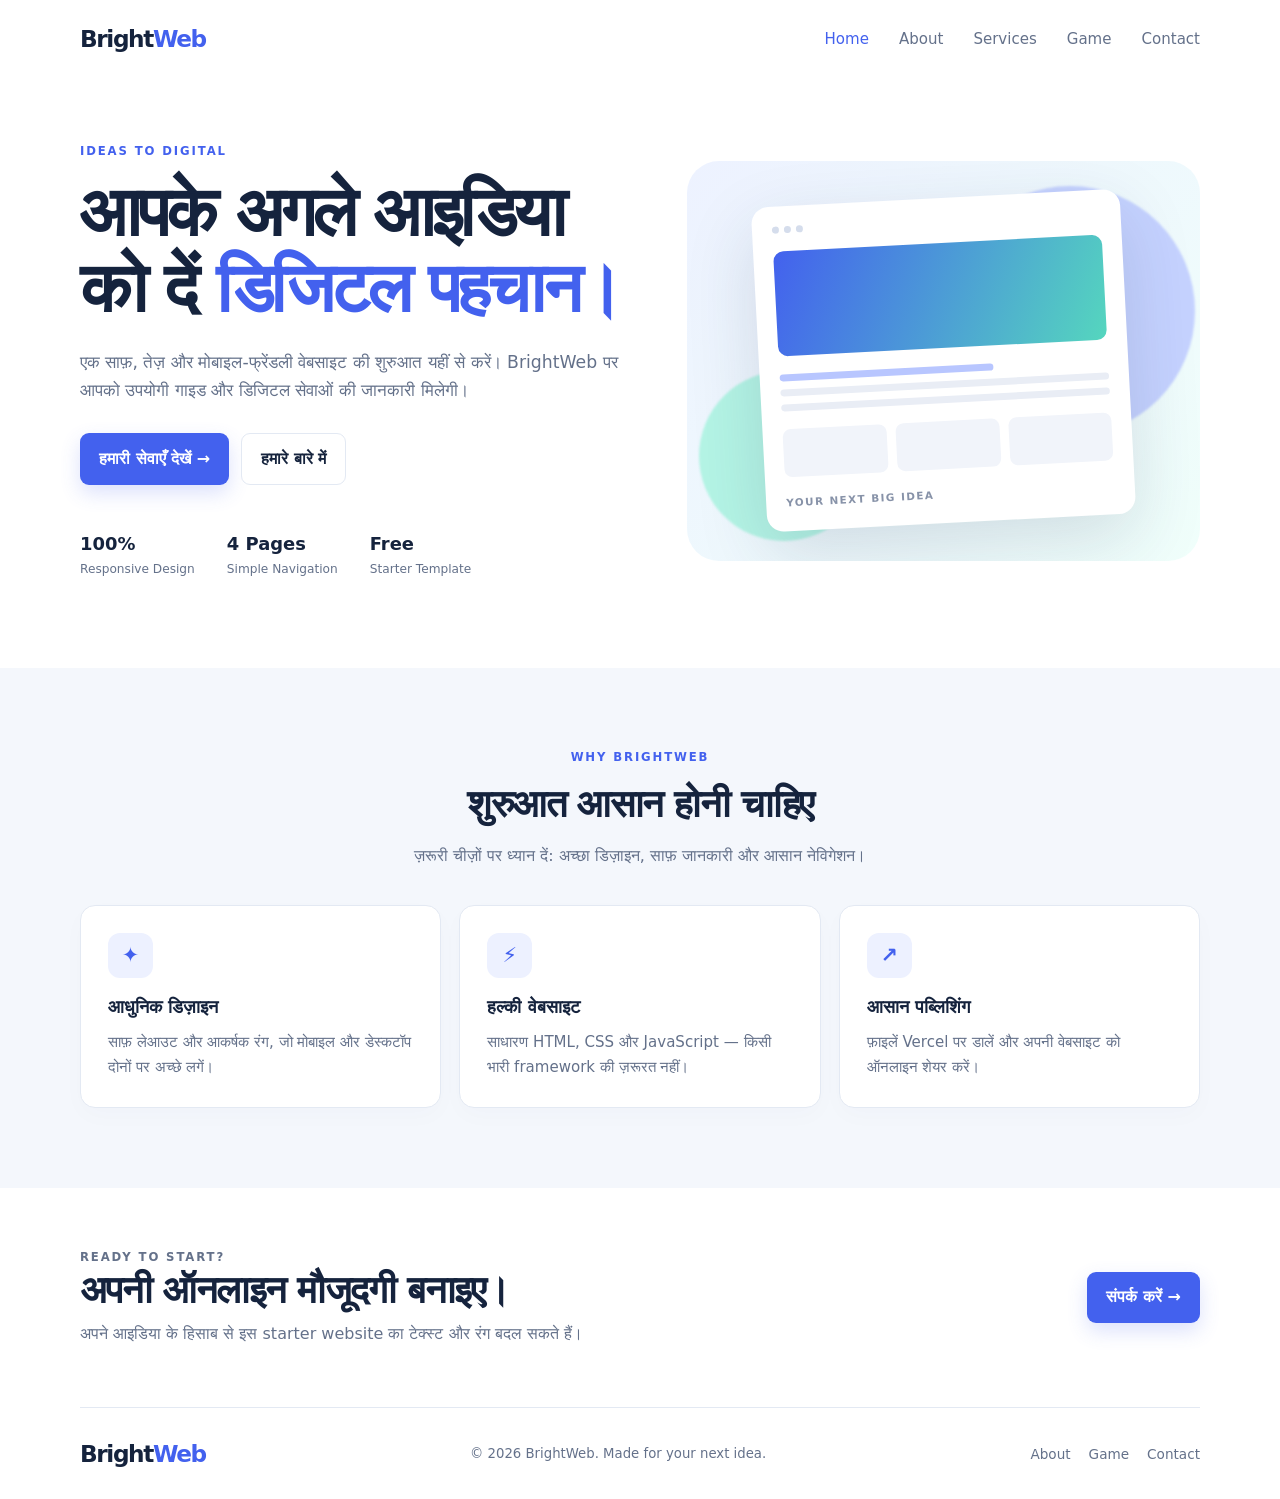
<file: index.html>
<!doctype html>
<html lang="hi">
<head>
  <meta charset="utf-8"><meta name="viewport" content="width=device-width, initial-scale=1">
  <meta name="description" content="BrightWeb — सरल डिजिटल समाधान, वेबसाइट और ऑनलाइन गाइड।">
  <meta name="google-adsense-account" content="ca-pub-7473292923784876">
  <title>BrightWeb — Home</title><link rel="stylesheet" href="style.css">
  <script async src="https://pagead2.googlesyndication.com/pagead/js/adsbygoogle.js?client=ca-pub-7473292923784876"
     crossorigin="anonymous"></script>
</head>
<body>
<header class="nav"><a class="logo" href="index.html">Bright<span>Web</span></a><button class="menu-btn" aria-label="Toggle menu" onclick="toggleMenu()">☰</button><nav id="navlinks"><a class="active" href="index.html">Home</a><a href="about.html">About</a><a href="services.html">Services</a><a href="game.html">Game</a><a href="contact.html">Contact</a></nav></header>
<main>
<section class="hero wrap"><div class="hero-copy"><p class="eyebrow">IDEAS TO DIGITAL</p><h1>आपके अगले आइडिया को दें <span>डिजिटल पहचान।</span></h1><p class="lead">एक साफ़, तेज़ और मोबाइल-फ्रेंडली वेबसाइट की शुरुआत यहीं से करें। BrightWeb पर आपको उपयोगी गाइड और डिजिटल सेवाओं की जानकारी मिलेगी।</p><div class="actions"><a class="btn primary" href="services.html">हमारी सेवाएँ देखें →</a><a class="btn ghost" href="about.html">हमारे बारे में</a></div><div class="mini-stats"><div><b>100%</b><small>Responsive Design</small></div><div><b>4 Pages</b><small>Simple Navigation</small></div><div><b>Free</b><small>Starter Template</small></div></div></div><div class="hero-art"><div class="orb orb1"></div><div class="orb orb2"></div><div class="mock-card"><div class="mock-top"><i></i><i></i><i></i></div><div class="mock-banner"></div><div class="mock-lines"><span></span><span></span><span></span></div><div class="mock-row"><div></div><div></div><div></div></div><p>YOUR NEXT BIG IDEA</p></div></div></section>
<section class="section muted"><div class="wrap"><div class="section-head"><p class="eyebrow">WHY BRIGHTWEB</p><h2>शुरुआत आसान होनी चाहिए</h2><p>ज़रूरी चीज़ों पर ध्यान दें: अच्छा डिज़ाइन, साफ़ जानकारी और आसान नेविगेशन।</p></div><div class="cards"><article class="card"><div class="icon">✦</div><h3>आधुनिक डिज़ाइन</h3><p>साफ़ लेआउट और आकर्षक रंग, जो मोबाइल और डेस्कटॉप दोनों पर अच्छे लगें।</p></article><article class="card"><div class="icon">⚡</div><h3>हल्की वेबसाइट</h3><p>साधारण HTML, CSS और JavaScript — किसी भारी framework की ज़रूरत नहीं।</p></article><article class="card"><div class="icon">↗</div><h3>आसान पब्लिशिंग</h3><p>फ़ाइलें Vercel पर डालें और अपनी वेबसाइट को ऑनलाइन शेयर करें।</p></article></div></div></section>
<section class="cta wrap"><div><p class="eyebrow">READY TO START?</p><h2>अपनी ऑनलाइन मौजूदगी बनाइए।</h2><p>अपने आइडिया के हिसाब से इस starter website का टेक्स्ट और रंग बदल सकते हैं।</p></div><a class="btn primary" href="contact.html">संपर्क करें →</a></section>
</main><footer><div class="wrap footer-inner"><a class="logo" href="index.html">Bright<span>Web</span></a><p>© <span id="year"></span> BrightWeb. Made for your next idea.</p><div><a href="about.html">About</a><a href="game.html">Game</a><a href="contact.html">Contact</a></div></div></footer><script src="script.js"></script></body></html>
</file>
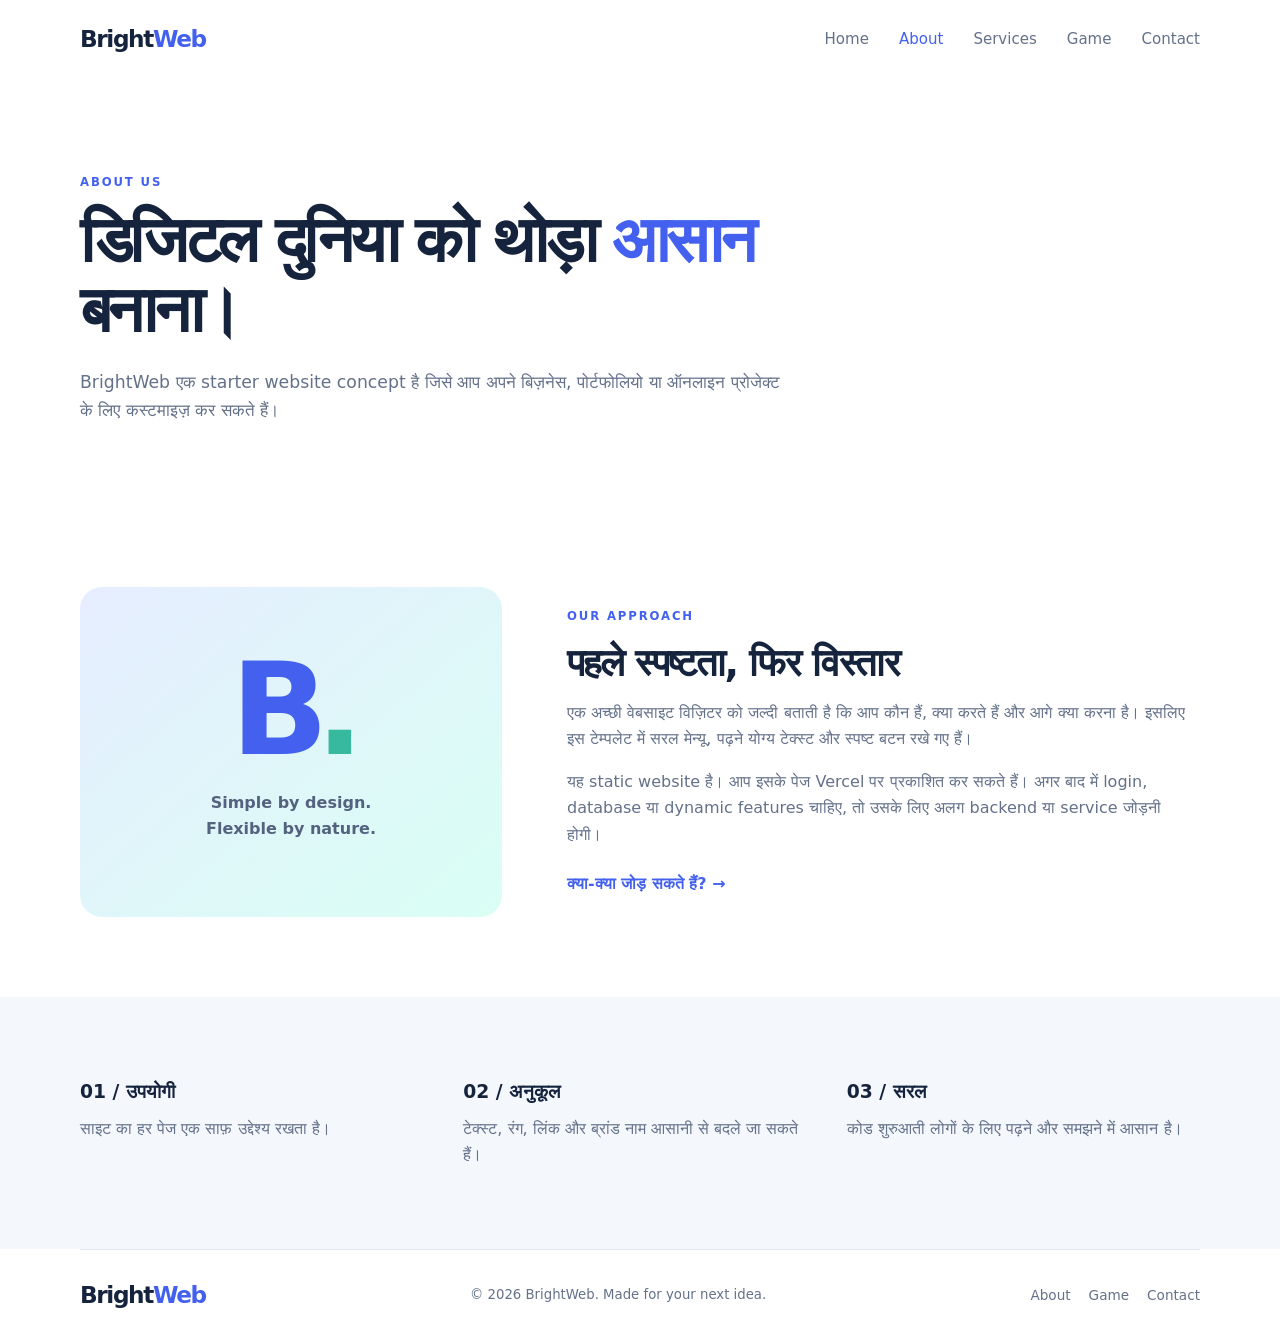
<file: about.html>
<!doctype html>
<html lang="hi"><head><meta charset="utf-8"><meta name="viewport" content="width=device-width, initial-scale=1"><meta name="description" content="BrightWeb के बारे में जानें।"><title>About — BrightWeb</title><link rel="stylesheet" href="style.css"></head>
<body><header class="nav"><a class="logo" href="index.html">Bright<span>Web</span></a><button class="menu-btn" aria-label="Toggle menu" onclick="toggleMenu()">☰</button><nav id="navlinks"><a href="index.html">Home</a><a class="active" href="about.html">About</a><a href="services.html">Services</a><a href="game.html">Game</a><a href="contact.html">Contact</a></nav></header>
<main><section class="page-hero wrap"><p class="eyebrow">ABOUT US</p><h1>डिजिटल दुनिया को थोड़ा <span>आसान</span> बनाना।</h1><p class="lead">BrightWeb एक starter website concept है जिसे आप अपने बिज़नेस, पोर्टफोलियो या ऑनलाइन प्रोजेक्ट के लिए कस्टमाइज़ कर सकते हैं।</p></section>
<section class="section"><div class="wrap split"><div class="visual-panel"><div class="big-symbol">B<span>.</span></div><p>Simple by design.<br>Flexible by nature.</p></div><div><p class="eyebrow">OUR APPROACH</p><h2>पहले स्पष्टता, फिर विस्तार</h2><p class="body-copy">एक अच्छी वेबसाइट विज़िटर को जल्दी बताती है कि आप कौन हैं, क्या करते हैं और आगे क्या करना है। इसलिए इस टेम्पलेट में सरल मेन्यू, पढ़ने योग्य टेक्स्ट और स्पष्ट बटन रखे गए हैं।</p><p class="body-copy">यह static website है। आप इसके पेज Vercel पर प्रकाशित कर सकते हैं। अगर बाद में login, database या dynamic features चाहिए, तो उसके लिए अलग backend या service जोड़नी होगी।</p><a class="text-link" href="services.html">क्या-क्या जोड़ सकते हैं? →</a></div></div></section>
<section class="section muted"><div class="wrap values"><div><h3>01 / उपयोगी</h3><p>साइट का हर पेज एक साफ़ उद्देश्य रखता है।</p></div><div><h3>02 / अनुकूल</h3><p>टेक्स्ट, रंग, लिंक और ब्रांड नाम आसानी से बदले जा सकते हैं।</p></div><div><h3>03 / सरल</h3><p>कोड शुरुआती लोगों के लिए पढ़ने और समझने में आसान है।</p></div></div></section></main>
<footer><div class="wrap footer-inner"><a class="logo" href="index.html">Bright<span>Web</span></a><p>© <span id="year"></span> BrightWeb. Made for your next idea.</p><div><a href="about.html">About</a><a href="game.html">Game</a><a href="contact.html">Contact</a></div></div></footer><script src="script.js"></script></body></html>
</file>
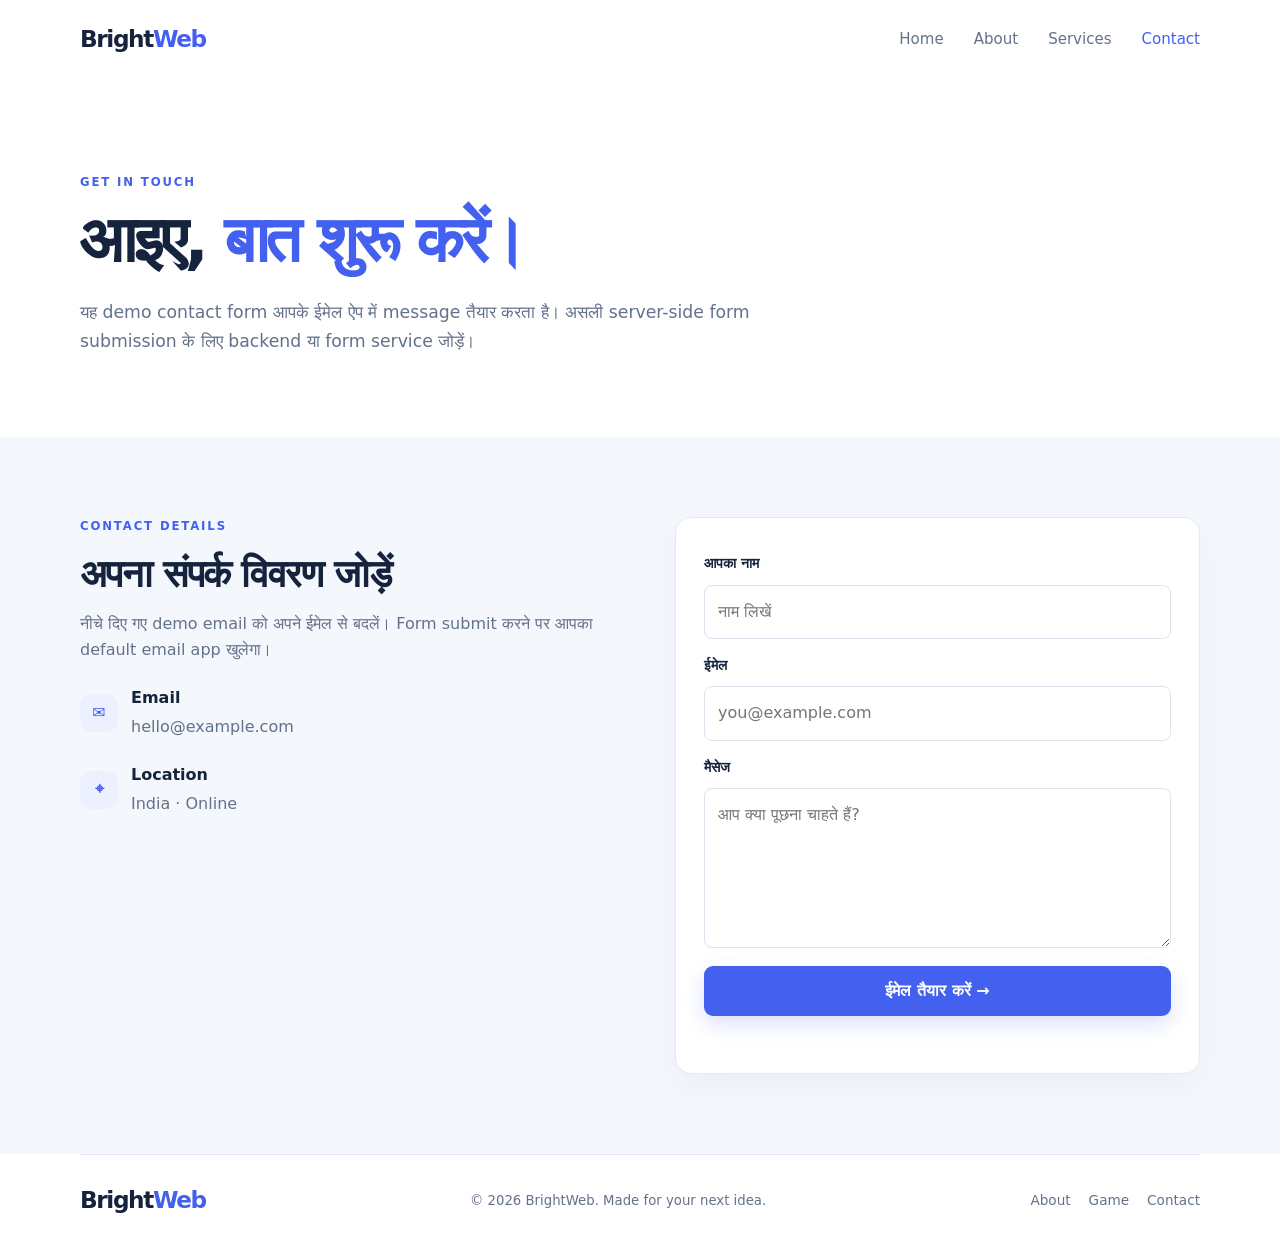
<file: contact.html>
<!doctype html>
<html lang="hi"><head><meta charset="utf-8"><meta name="viewport" content="width=device-width, initial-scale=1"><meta name="description" content="BrightWeb से संपर्क करें।"><title>Contact — BrightWeb</title><link rel="stylesheet" href="style.css"></head>
<body><header class="nav"><a class="logo" href="index.html">Bright<span>Web</span></a><button class="menu-btn" aria-label="Toggle menu" onclick="toggleMenu()">☰</button><nav id="navlinks"><a href="index.html">Home</a><a href="about.html">About</a><a href="services.html">Services</a><a class="active" href="contact.html">Contact</a></nav></header>
<main><section class="page-hero wrap"><p class="eyebrow">GET IN TOUCH</p><h1>आइए, <span>बात शुरू करें।</span></h1><p class="lead">यह demo contact form आपके ईमेल ऐप में message तैयार करता है। असली server-side form submission के लिए backend या form service जोड़ें।</p></section>
<section class="section muted"><div class="wrap contact-grid"><div><p class="eyebrow">CONTACT DETAILS</p><h2>अपना संपर्क विवरण जोड़ें</h2><p class="body-copy">नीचे दिए गए demo email को अपने ईमेल से बदलें। Form submit करने पर आपका default email app खुलेगा।</p><div class="contact-item"><span class="icon small">✉</span><div><b>Email</b><p>hello@example.com</p></div></div><div class="contact-item"><span class="icon small">⌖</span><div><b>Location</b><p>India · Online</p></div></div></div>
<form class="contact-form" id="contactForm"><label for="name">आपका नाम</label><input id="name" name="name" required placeholder="नाम लिखें"><label for="email">ईमेल</label><input id="email" name="email" type="email" required placeholder="you@example.com"><label for="message">मैसेज</label><textarea id="message" name="message" rows="5" required placeholder="आप क्या पूछना चाहते हैं?"></textarea><button class="btn primary" type="submit">ईमेल तैयार करें →</button><p class="form-note" id="formNote" role="status"></p></form></div></section></main>
<footer><div class="wrap footer-inner"><a class="logo" href="index.html">Bright<span>Web</span></a><p>© <span id="year"></span> BrightWeb. Made for your next idea.</p><div><a href="about.html">About</a><a href="game.html">Game</a><a href="contact.html">Contact</a></div></div></footer><script src="script.js"></script></body></html>
</file>
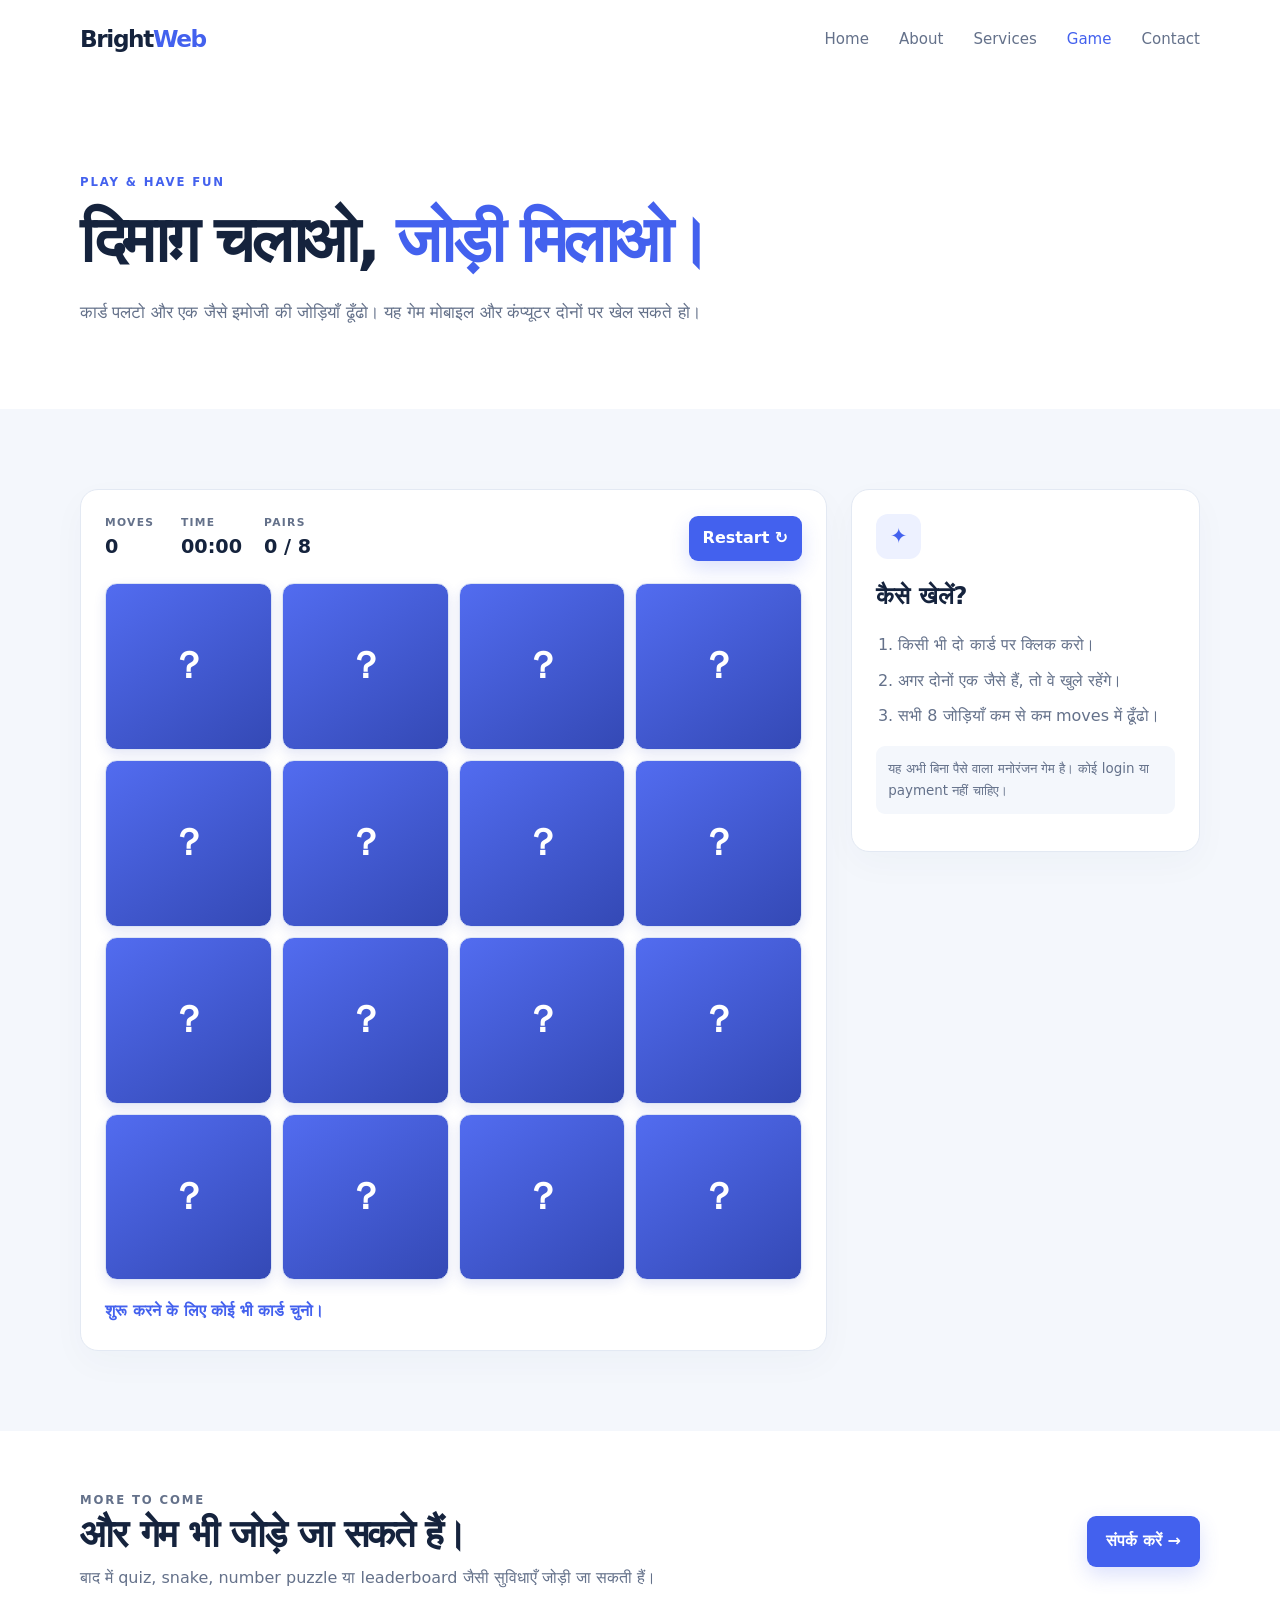
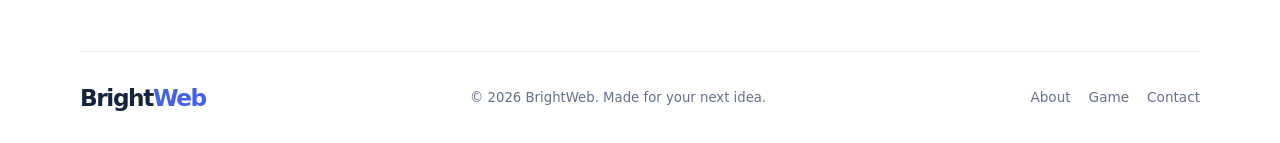
<file: game.html>
<!doctype html>
<html lang="hi"><head><meta charset="utf-8"><meta name="viewport" content="width=device-width, initial-scale=1"><meta name="description" content="BrightWeb पर मुफ्त memory match game खेलें।"><title>Play Game — BrightWeb</title><link rel="stylesheet" href="style.css"></head>
<body><header class="nav"><a class="logo" href="index.html">Bright<span>Web</span></a><button class="menu-btn" aria-label="Toggle menu" onclick="toggleMenu()">☰</button><nav id="navlinks"><a href="index.html">Home</a><a href="about.html">About</a><a href="services.html">Services</a><a class="active" href="game.html">Game</a><a href="contact.html">Contact</a></nav></header>
<main><section class="page-hero wrap"><p class="eyebrow">PLAY & HAVE FUN</p><h1>दिमाग़ चलाओ, <span>जोड़ी मिलाओ।</span></h1><p class="lead">कार्ड पलटो और एक जैसे इमोजी की जोड़ियाँ ढूँढो। यह गेम मोबाइल और कंप्यूटर दोनों पर खेल सकते हो।</p></section>
<section class="section muted"><div class="wrap game-layout"><div class="game-panel"><div class="game-top"><div><span class="game-label">MOVES</span><strong id="moves">0</strong></div><div><span class="game-label">TIME</span><strong id="timer">00:00</strong></div><div><span class="game-label">PAIRS</span><strong id="pairs">0 / 8</strong></div><button class="btn primary" id="restart" type="button">Restart ↻</button></div><div id="gameBoard" class="game-board" aria-label="Memory game board"></div><p id="gameMessage" class="game-message" role="status">शुरू करने के लिए कोई भी कार्ड चुनो।</p></div><aside class="game-help"><div class="icon">✦</div><h2>कैसे खेलें?</h2><ol><li>किसी भी दो कार्ड पर क्लिक करो।</li><li>अगर दोनों एक जैसे हैं, तो वे खुले रहेंगे।</li><li>सभी 8 जोड़ियाँ कम से कम moves में ढूँढो।</li></ol><p class="small-note">यह अभी बिना पैसे वाला मनोरंजन गेम है। कोई login या payment नहीं चाहिए।</p></aside></div></section>
<section class="cta wrap"><div><p class="eyebrow">MORE TO COME</p><h2>और गेम भी जोड़े जा सकते हैं।</h2><p>बाद में quiz, snake, number puzzle या leaderboard जैसी सुविधाएँ जोड़ी जा सकती हैं।</p></div><a class="btn primary" href="contact.html">संपर्क करें →</a></section></main>
<footer><div class="wrap footer-inner"><a class="logo" href="index.html">Bright<span>Web</span></a><p>© <span id="year"></span> BrightWeb. Made for your next idea.</p><div><a href="about.html">About</a><a href="game.html">Game</a><a href="contact.html">Contact</a></div></div></footer><script src="script.js"></script><script src="game.js"></script></body></html>
</file>
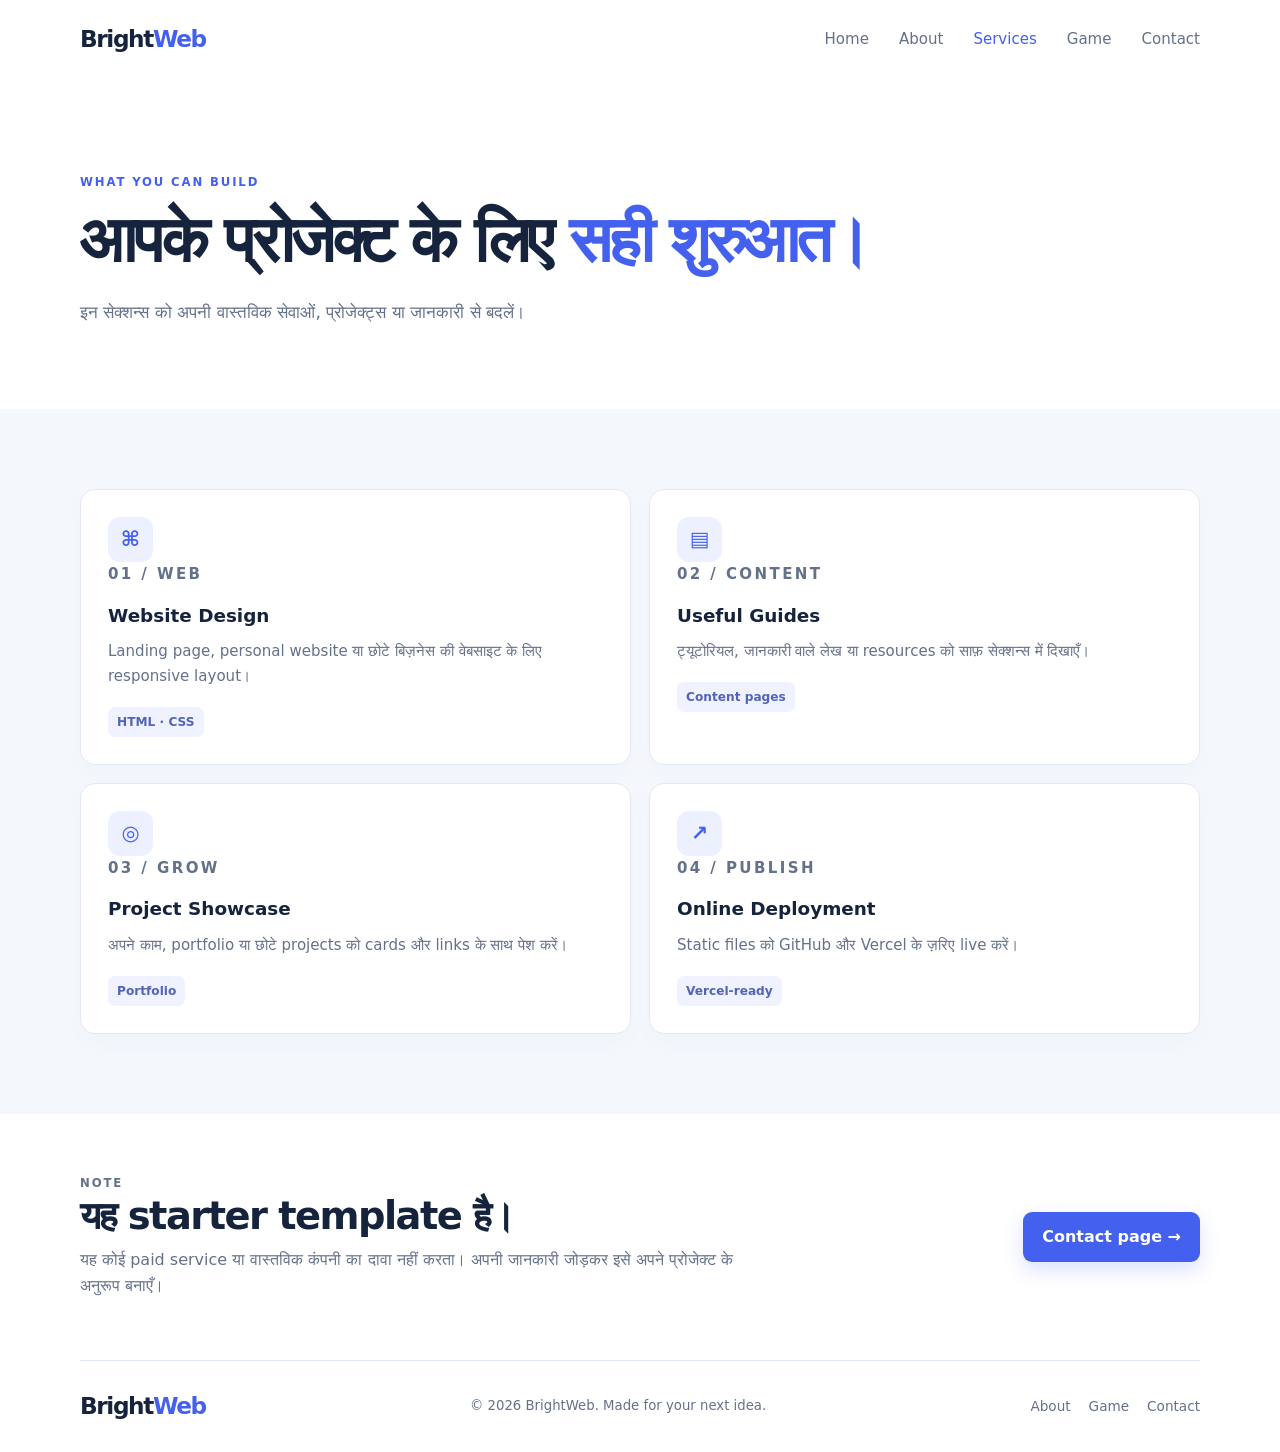
<file: services.html>
<!doctype html>
<html lang="hi"><head><meta charset="utf-8"><meta name="viewport" content="width=device-width, initial-scale=1"><meta name="description" content="BrightWeb की वेबसाइट सेवाएँ और starter features।"><title>Services — BrightWeb</title><link rel="stylesheet" href="style.css"></head>
<body><header class="nav"><a class="logo" href="index.html">Bright<span>Web</span></a><button class="menu-btn" aria-label="Toggle menu" onclick="toggleMenu()">☰</button><nav id="navlinks"><a href="index.html">Home</a><a href="about.html">About</a><a class="active" href="services.html">Services</a><a href="game.html">Game</a><a href="contact.html">Contact</a></nav></header>
<main><section class="page-hero wrap"><p class="eyebrow">WHAT YOU CAN BUILD</p><h1>आपके प्रोजेक्ट के लिए <span>सही शुरुआत।</span></h1><p class="lead">इन सेक्शन्स को अपनी वास्तविक सेवाओं, प्रोजेक्ट्स या जानकारी से बदलें।</p></section>
<section class="section muted"><div class="wrap cards service-cards"><article class="card"><div class="icon">⌘</div><p class="eyebrow">01 / WEB</p><h3>Website Design</h3><p>Landing page, personal website या छोटे बिज़नेस की वेबसाइट के लिए responsive layout।</p><span class="tag">HTML · CSS</span></article><article class="card"><div class="icon">▤</div><p class="eyebrow">02 / CONTENT</p><h3>Useful Guides</h3><p>ट्यूटोरियल, जानकारी वाले लेख या resources को साफ़ सेक्शन्स में दिखाएँ।</p><span class="tag">Content pages</span></article><article class="card"><div class="icon">◎</div><p class="eyebrow">03 / GROW</p><h3>Project Showcase</h3><p>अपने काम, portfolio या छोटे projects को cards और links के साथ पेश करें।</p><span class="tag">Portfolio</span></article><article class="card"><div class="icon">↗</div><p class="eyebrow">04 / PUBLISH</p><h3>Online Deployment</h3><p>Static files को GitHub और Vercel के ज़रिए live करें।</p><span class="tag">Vercel-ready</span></article></div></section>
<section class="cta wrap"><div><p class="eyebrow">NOTE</p><h2>यह starter template है।</h2><p>यह कोई paid service या वास्तविक कंपनी का दावा नहीं करता। अपनी जानकारी जोड़कर इसे अपने प्रोजेक्ट के अनुरूप बनाएँ।</p></div><a class="btn primary" href="contact.html">Contact page →</a></section></main>
<footer><div class="wrap footer-inner"><a class="logo" href="index.html">Bright<span>Web</span></a><p>© <span id="year"></span> BrightWeb. Made for your next idea.</p><div><a href="about.html">About</a><a href="game.html">Game</a><a href="contact.html">Contact</a></div></div></footer><script src="script.js"></script></body></html>
</file>
<file: style.css>
:root{--ink:#15233d;--muted:#64718a;--blue:#4361ee;--cyan:#55d6be;--pale:#f4f7fc;--line:#e3e9f3;--white:#fff}*{box-sizing:border-box}html{scroll-behavior:smooth}body{margin:0;font-family:Inter,ui-sans-serif,system-ui,-apple-system,BlinkMacSystemFont,"Segoe UI",sans-serif;color:var(--ink);line-height:1.65;background:#fff}a{color:inherit;text-decoration:none}.wrap{width:min(1120px,calc(100% - 40px));margin:auto}.nav{height:78px;display:flex;align-items:center;justify-content:space-between;width:min(1120px,calc(100% - 40px));margin:auto}.logo{font-size:1.45rem;font-weight:850;letter-spacing:-.06em}.logo span{color:var(--blue)}nav{display:flex;gap:30px;color:var(--muted);font-size:.94rem}nav a:hover,nav a.active{color:var(--blue)}.menu-btn{display:none;background:none;border:0;font-size:1.5rem;color:var(--ink)}.hero{min-height:590px;display:grid;grid-template-columns:1.05fr .95fr;align-items:center;gap:40px;padding-top:45px;padding-bottom:70px}.eyebrow{font-size:.73rem;font-weight:800;letter-spacing:.16em;color:var(--blue);margin:0 0 14px}.hero h1,.page-hero h1{font-size:clamp(2.5rem,5.4vw,4.6rem);line-height:1.09;letter-spacing:-.055em;margin:0 0 22px;max-width:680px}.hero h1 span,.page-hero h1 span{color:var(--blue)}.lead{color:var(--muted);font-size:1.08rem;max-width:590px}.actions{display:flex;gap:12px;flex-wrap:wrap;margin-top:28px}.btn{display:inline-flex;align-items:center;justify-content:center;padding:12px 19px;border-radius:9px;font:inherit;font-weight:750;border:0;cursor:pointer;transition:transform .2s,box-shadow .2s}.btn:hover{transform:translateY(-2px)}.primary{background:var(--blue);color:white;box-shadow:0 8px 20px #4361ee30}.ghost{border:1px solid var(--line);background:white}.mini-stats{display:flex;gap:32px;margin-top:44px}.mini-stats div{display:flex;flex-direction:column}.mini-stats b{font-size:1.12rem}.mini-stats small{color:var(--muted);font-size:.76rem}.hero-art{min-height:400px;position:relative;display:grid;place-items:center;overflow:hidden;border-radius:32px;background:linear-gradient(135deg,#edf2ff,#f0fffb)}.orb{position:absolute;border-radius:50%;filter:blur(1px)}.orb1{width:250px;height:250px;background:#c5d2ff;top:25px;right:5px}.orb2{width:170px;height:170px;background:#b4f4e5;bottom:20px;left:12px}.mock-card{position:relative;background:#fff;width:72%;padding:20px;border-radius:17px;box-shadow:0 24px 70px #20365a26;transform:rotate(-3deg)}.mock-top{display:flex;gap:5px;margin-bottom:18px}.mock-top i{width:7px;height:7px;background:#d5ddec;border-radius:50%}.mock-banner{height:105px;border-radius:10px;background:linear-gradient(115deg,#4361ee,#55d6be)}.mock-lines{padding:18px 0;display:grid;gap:8px}.mock-lines span{height:7px;border-radius:9px;background:#e9edf5}.mock-lines span:first-child{width:65%;background:#b8c6ff}.mock-row{display:flex;gap:9px}.mock-row div{height:48px;flex:1;background:#f1f4fa;border-radius:8px}.mock-card p{font-size:.65rem;letter-spacing:.14em;font-weight:800;color:#8792a8;margin:17px 0 0}.section{padding:80px 0}.muted{background:var(--pale)}.section-head{text-align:center;max-width:660px;margin:0 auto 35px}.section-head h2,.cta h2,.split h2,.contact-grid h2{font-size:clamp(1.8rem,3vw,2.6rem);line-height:1.2;letter-spacing:-.04em;margin:0 0 14px}.section-head p:last-child,.cta p,.card p,.values p{color:var(--muted)}.cards{display:grid;grid-template-columns:repeat(3,1fr);gap:18px}.card{padding:27px;border:1px solid var(--line);background:white;border-radius:15px;box-shadow:0 8px 25px #21395a05}.card h3{margin:14px 0 8px;font-size:1.15rem}.card p{margin:0;font-size:.94rem}.icon{width:45px;height:45px;display:grid;place-items:center;border-radius:12px;background:#edf1ff;color:var(--blue);font-size:1.3rem;font-weight:800}.cta{padding:60px 0;display:flex;align-items:center;justify-content:space-between;gap:30px}.cta h2{margin-bottom:8px}.cta p{margin:0;max-width:660px}.cta .btn{flex-shrink:0}.footer-inner{border-top:1px solid var(--line);min-height:92px;display:flex;align-items:center;justify-content:space-between;gap:20px}.footer-inner p{color:var(--muted);font-size:.83rem}.footer-inner div{display:flex;gap:18px;color:var(--muted);font-size:.85rem}.page-hero{padding:95px 0 65px}.page-hero h1{font-size:clamp(2.5rem,5vw,4rem);max-width:800px}.page-hero .lead{max-width:700px}.split{display:grid;grid-template-columns:.8fr 1.2fr;gap:65px;align-items:center}.visual-panel{min-height:330px;border-radius:22px;background:linear-gradient(140deg,#e6edff,#d9fff4);display:flex;flex-direction:column;align-items:center;justify-content:center}.big-symbol{font-size:8rem;font-weight:900;letter-spacing:-.1em;color:var(--blue);line-height:1}.big-symbol span{color:#36b99f}.visual-panel p{text-align:center;color:#53637f;font-weight:650}.body-copy{color:var(--muted);margin:0 0 16px}.text-link{display:inline-block;color:var(--blue);font-weight:750;margin-top:7px}.values{display:grid;grid-template-columns:repeat(3,1fr);gap:30px}.values h3{margin:0 0 8px}.values p{margin:0}.service-cards{grid-template-columns:repeat(2,1fr)}.tag{display:inline-block;margin-top:18px;padding:5px 9px;border-radius:7px;background:#f0f3ff;color:#5264b7;font-size:.76rem;font-weight:700}.contact-grid{display:grid;grid-template-columns:1fr 1fr;gap:70px}.contact-item{display:flex;gap:13px;align-items:center;margin-top:22px}.icon.small{width:38px;height:38px;font-size:1rem}.contact-item p{color:var(--muted);margin:2px 0 0}.contact-form{display:flex;flex-direction:column;gap:9px;padding:28px;background:#fff;border:1px solid var(--line);border-radius:16px;box-shadow:0 12px 35px #21395a0a}.contact-form label{font-size:.88rem;font-weight:750;margin-top:6px}.contact-form input,.contact-form textarea{width:100%;padding:13px;border:1px solid #dce3ef;border-radius:8px;font:inherit;outline:none}.contact-form input:focus,.contact-form textarea:focus{border-color:var(--blue);box-shadow:0 0 0 3px #4361ee16}.contact-form textarea{resize:vertical}.contact-form .btn{margin-top:9px}.form-note{font-size:.84rem;color:var(--muted);margin:0}@media(max-width:760px){.nav{height:68px}.menu-btn{display:block}nav{display:none;position:absolute;top:64px;left:20px;right:20px;z-index:10;background:white;border:1px solid var(--line);border-radius:12px;padding:15px;box-shadow:0 15px 35px #20365a18;flex-direction:column;gap:0}nav.open{display:flex}nav a{padding:10px}.hero{grid-template-columns:1fr;padding-top:45px;gap:30px}.hero-art{min-height:330px}.mini-stats{gap:20px}.mini-stats small{font-size:.7rem}.cards,.values,.contact-grid,.split{grid-template-columns:1fr}.section{padding:60px 0}.page-hero{padding:65px 0 35px}.visual-panel{min-height:240px}.service-cards{grid-template-columns:1fr}.cta{align-items:flex-start;flex-direction:column;padding:45px 0}.footer-inner{padding:22px 0;flex-wrap:wrap}.footer-inner p{order:3;width:100%;margin:0}.contact-grid{gap:35px}}
/* Memory game */
.game-layout{display:grid;grid-template-columns:1.5fr .7fr;gap:24px;align-items:start}.game-panel,.game-help{background:#fff;border:1px solid var(--line);border-radius:18px;padding:24px;box-shadow:0 12px 35px #21395a08}.game-top{display:flex;align-items:center;gap:22px;flex-wrap:wrap;margin-bottom:20px}.game-top>div{display:flex;flex-direction:column;min-width:54px}.game-label{font-size:.67rem;letter-spacing:.12em;color:var(--muted);font-weight:800}.game-top strong{font-size:1.2rem}.game-top .btn{margin-left:auto;padding:9px 14px}.game-board{display:grid;grid-template-columns:repeat(4,minmax(0,1fr));gap:10px}.memory-card{aspect-ratio:1/1;border:1px solid #dce4f5;border-radius:12px;background:linear-gradient(145deg,#526cf0,#3449b5);color:white;cursor:pointer;display:grid;place-items:center;box-shadow:0 5px 12px #3449b520;transition:transform .15s,background .15s}.memory-card:hover{transform:translateY(-2px)}.memory-card .card-face{font-size:clamp(1.4rem,4vw,2.3rem);font-weight:800}.memory-card.flipped{background:#eef2ff;color:var(--ink);border-color:#c7d2fe}.memory-card.matched{background:#dcfff4;color:#08795e;border-color:#9be8d2;cursor:default}.game-message{min-height:28px;color:var(--blue);font-weight:750;margin:18px 0 0}.game-help h2{margin:18px 0 8px}.game-help ol{padding-left:22px;color:var(--muted)}.game-help li{margin:9px 0}.small-note{font-size:.84rem;color:var(--muted);background:var(--pale);padding:12px;border-radius:9px}.contact-form .form-note{min-height:20px}@media(max-width:760px){.game-layout{grid-template-columns:1fr}.game-panel,.game-help{padding:16px}.game-board{gap:7px}.game-top{gap:14px}.game-top .btn{margin-left:0}.memory-card{border-radius:9px}}
</file>
